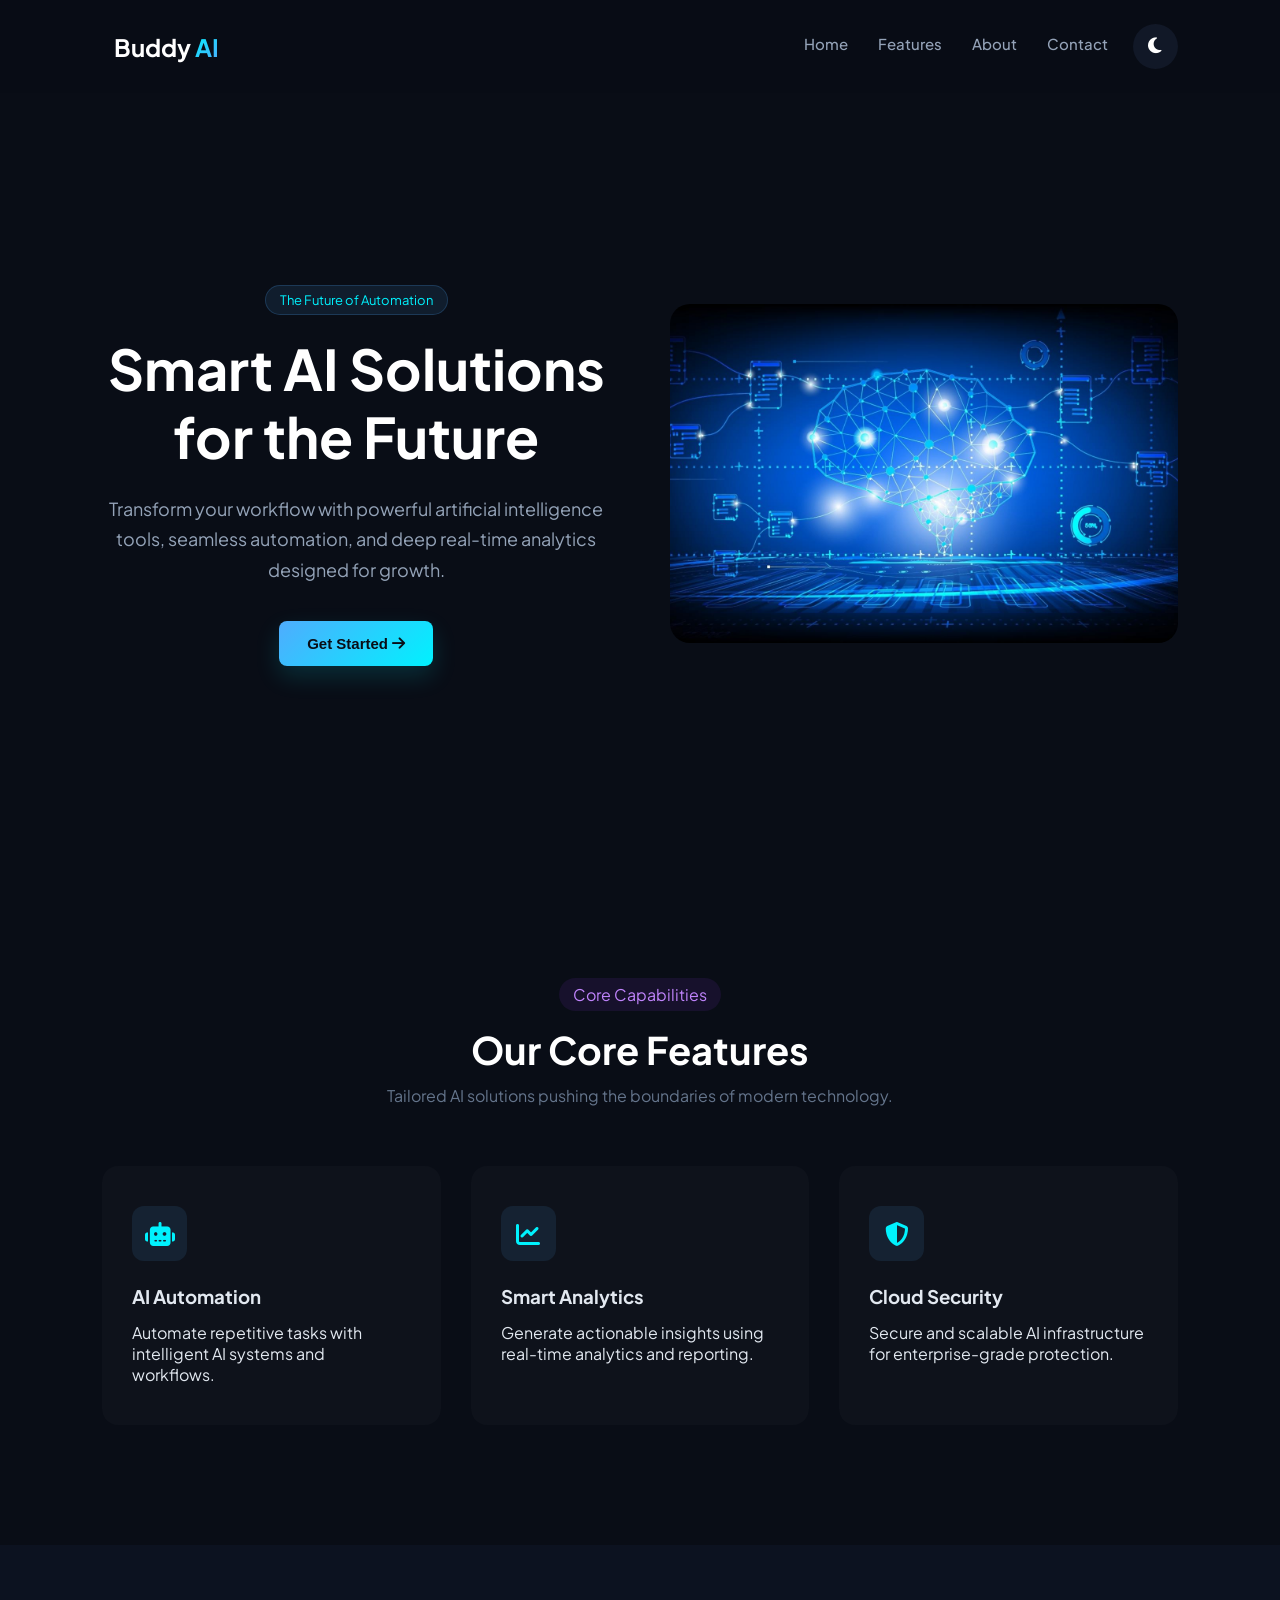
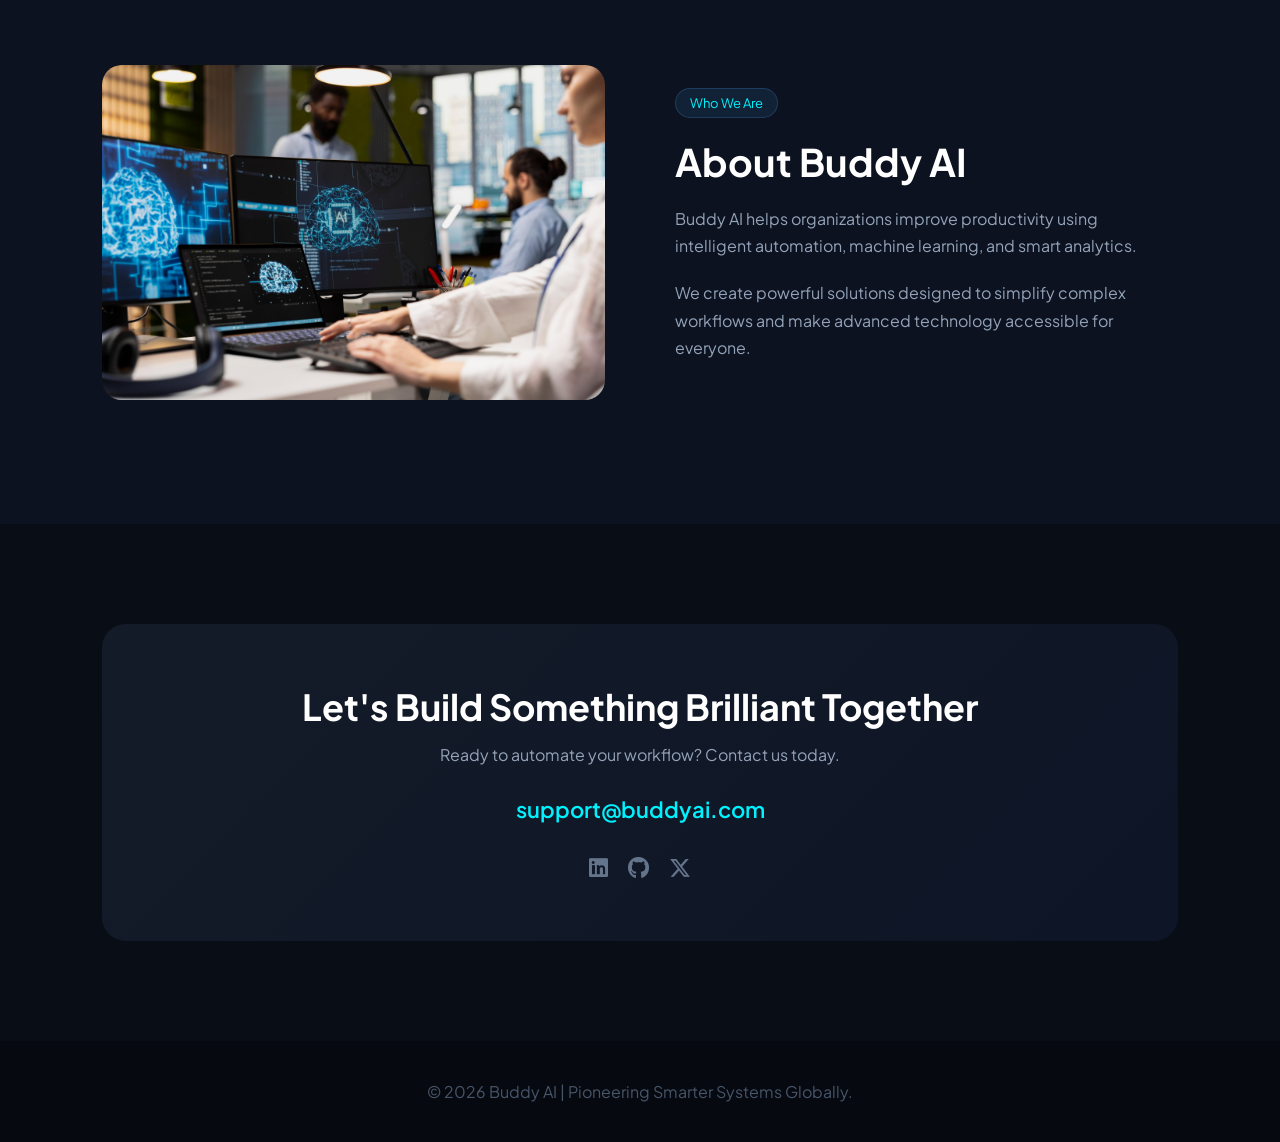
<file: WebDev-L1-LandingPage/index.html>
<!DOCTYPE html>
<html lang="en">

<head>

    <meta charset="UTF-8">
    <meta name="viewport" content="width=device-width, initial-scale=1.0">

    <title>Buddy AI - Next Gen AI Solutions</title>

    <!-- Google Fonts -->
    <link rel="preconnect" href="https://fonts.googleapis.com">

    <link href="https://fonts.googleapis.com/css2?family=Plus+Jakarta+Sans:wght@300;400;500;600;700&display=swap" rel="stylesheet">

    <!-- Font Awesome -->
    <link rel="stylesheet" href="https://cdnjs.cloudflare.com/ajax/libs/font-awesome/6.5.1/css/all.min.css">

    <!-- CSS -->
    <link rel="stylesheet" href="style.css">

</head>

<body>

    <!-- Navbar -->

    <header>

        <nav class="navbar">

            <h2 class="logo">

                <i class="fa-solid fa-brain-circuit logo-icon"></i>

                Buddy <span class="accent-text">AI</span>

            </h2>

            <div class="nav-right">

                <ul class="nav-links">

                    <li><a href="#home">Home</a></li>
                    <li><a href="#features">Features</a></li>
                    <li><a href="#about">About</a></li>
                    <li><a href="#contact">Contact</a></li>

                </ul>

                <!-- Theme Toggle Button -->

                <button id="theme-toggle">

                    <i class="fa-solid fa-moon"></i>

                </button>

            </div>

        </nav>

    </header>

    <!-- Hero Section -->

    <section class="hero" id="home">

        <div class="hero-container">

            <div class="hero-content">

                <span class="badge">The Future of Automation</span>

                <h1>Smart AI Solutions for the Future</h1>

                <p>
                    Transform your workflow with powerful artificial intelligence tools,
                    seamless automation, and deep real-time analytics designed for growth.
                </p>

                <div class="hero-buttons">

                    <button class="btn btn-primary">

                        Get Started

                        <i class="fa-solid fa-arrow-right"></i>

                    </button>

                </div>

            </div>

            <div class="hero-image">

                <img src="images/hero.jpg" alt="AI Technology">

            </div>

        </div>

    </section>

    <!-- Features -->

    <section class="features" id="features">

        <div class="section-header">

            <span class="badge-center">Core Capabilities</span>

            <h2>Our Core Features</h2>

            <p>
                Tailored AI solutions pushing the boundaries of modern technology.
            </p>

        </div>

        <div class="feature-container">

            <div class="feature-card">

                <div class="icon-box">

                    <i class="fa-solid fa-robot"></i>

                </div>

                <h3>AI Automation</h3>

                <p>
                    Automate repetitive tasks with intelligent AI systems and workflows.
                </p>

            </div>

            <div class="feature-card">

                <div class="icon-box">

                    <i class="fa-solid fa-chart-line"></i>

                </div>

                <h3>Smart Analytics</h3>

                <p>
                    Generate actionable insights using real-time analytics and reporting.
                </p>

            </div>

            <div class="feature-card">

                <div class="icon-box">

                    <i class="fa-solid fa-shield-halved"></i>

                </div>

                <h3>Cloud Security</h3>

                <p>
                    Secure and scalable AI infrastructure for enterprise-grade protection.
                </p>

            </div>

        </div>

    </section>

    <!-- About -->

    <section class="about" id="about">

        <div class="about-container">

            <div class="about-image">

                <img src="images/about.jpg" alt="AI Workspace">

            </div>

            <div class="about-content">

                <span class="badge">Who We Are</span>

                <h2>About Buddy AI</h2>

                <p>
                    Buddy AI helps organizations improve productivity using intelligent
                    automation, machine learning, and smart analytics.
                </p>

                <p>
                    We create powerful solutions designed to simplify complex workflows
                    and make advanced technology accessible for everyone.
                </p>

            </div>

        </div>

    </section>

    <!-- Contact -->

    <section class="contact" id="contact">

        <div class="contact-card">

            <h2>Let's Build Something Brilliant Together</h2>

            <p>
                Ready to automate your workflow? Contact us today.
            </p>

            <a href="mailto:support@buddyai.com" class="email-link">

                support@buddyai.com

            </a>

            <div class="social-icons">

                <a href="#"><i class="fa-brands fa-linkedin"></i></a>

                <a href="#"><i class="fa-brands fa-github"></i></a>

                <a href="#"><i class="fa-brands fa-x-twitter"></i></a>

            </div>

        </div>

    </section>

    <!-- Footer -->

    <footer>

        <p>
            © 2026 Buddy AI | Pioneering Smarter Systems Globally.
        </p>

    </footer>

    <!-- JavaScript -->

    <script>

        const toggleBtn = document.getElementById("theme-toggle");

        toggleBtn.addEventListener("click", () => {

            document.body.classList.toggle("light-mode");

            if(document.body.classList.contains("light-mode")){

                toggleBtn.innerHTML = '<i class="fa-solid fa-sun"></i>';

            }

            else{

                toggleBtn.innerHTML = '<i class="fa-solid fa-moon"></i>';

            }

        });

    </script>

</body>

</html>
</file>
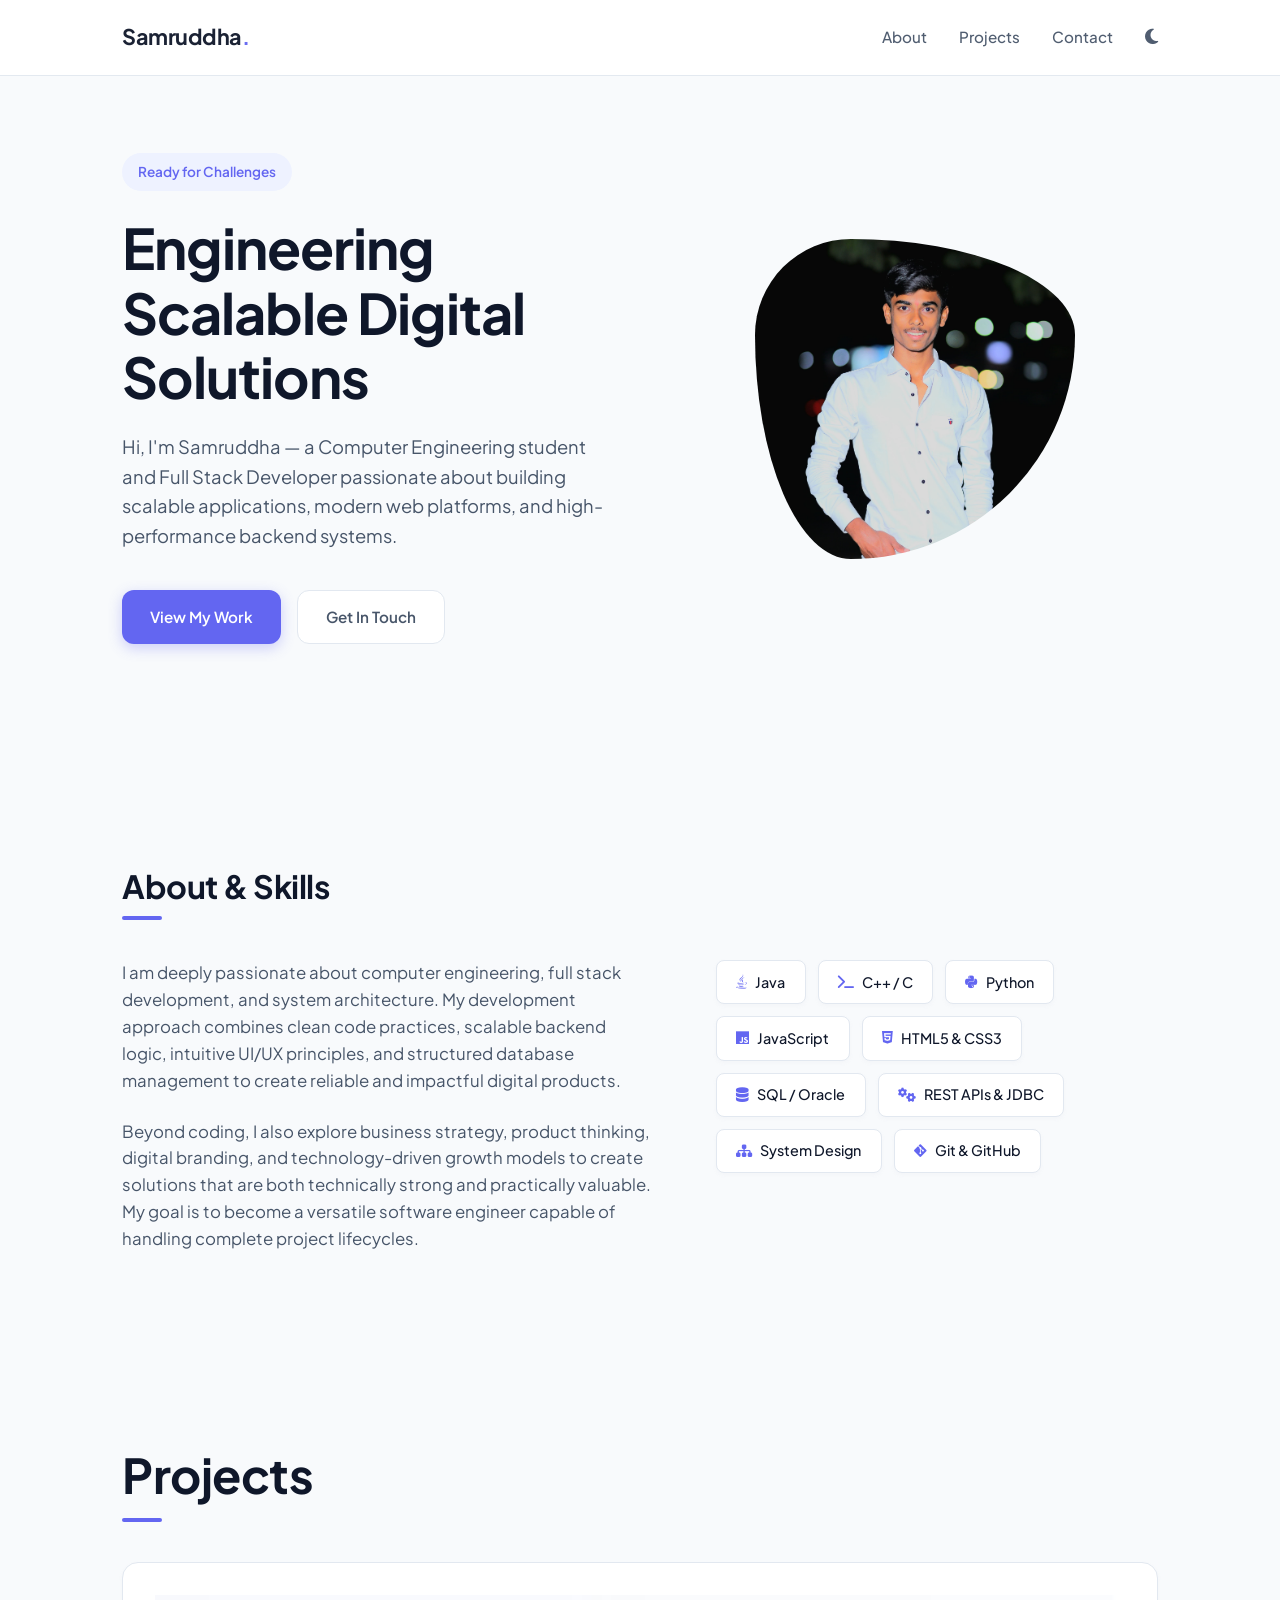
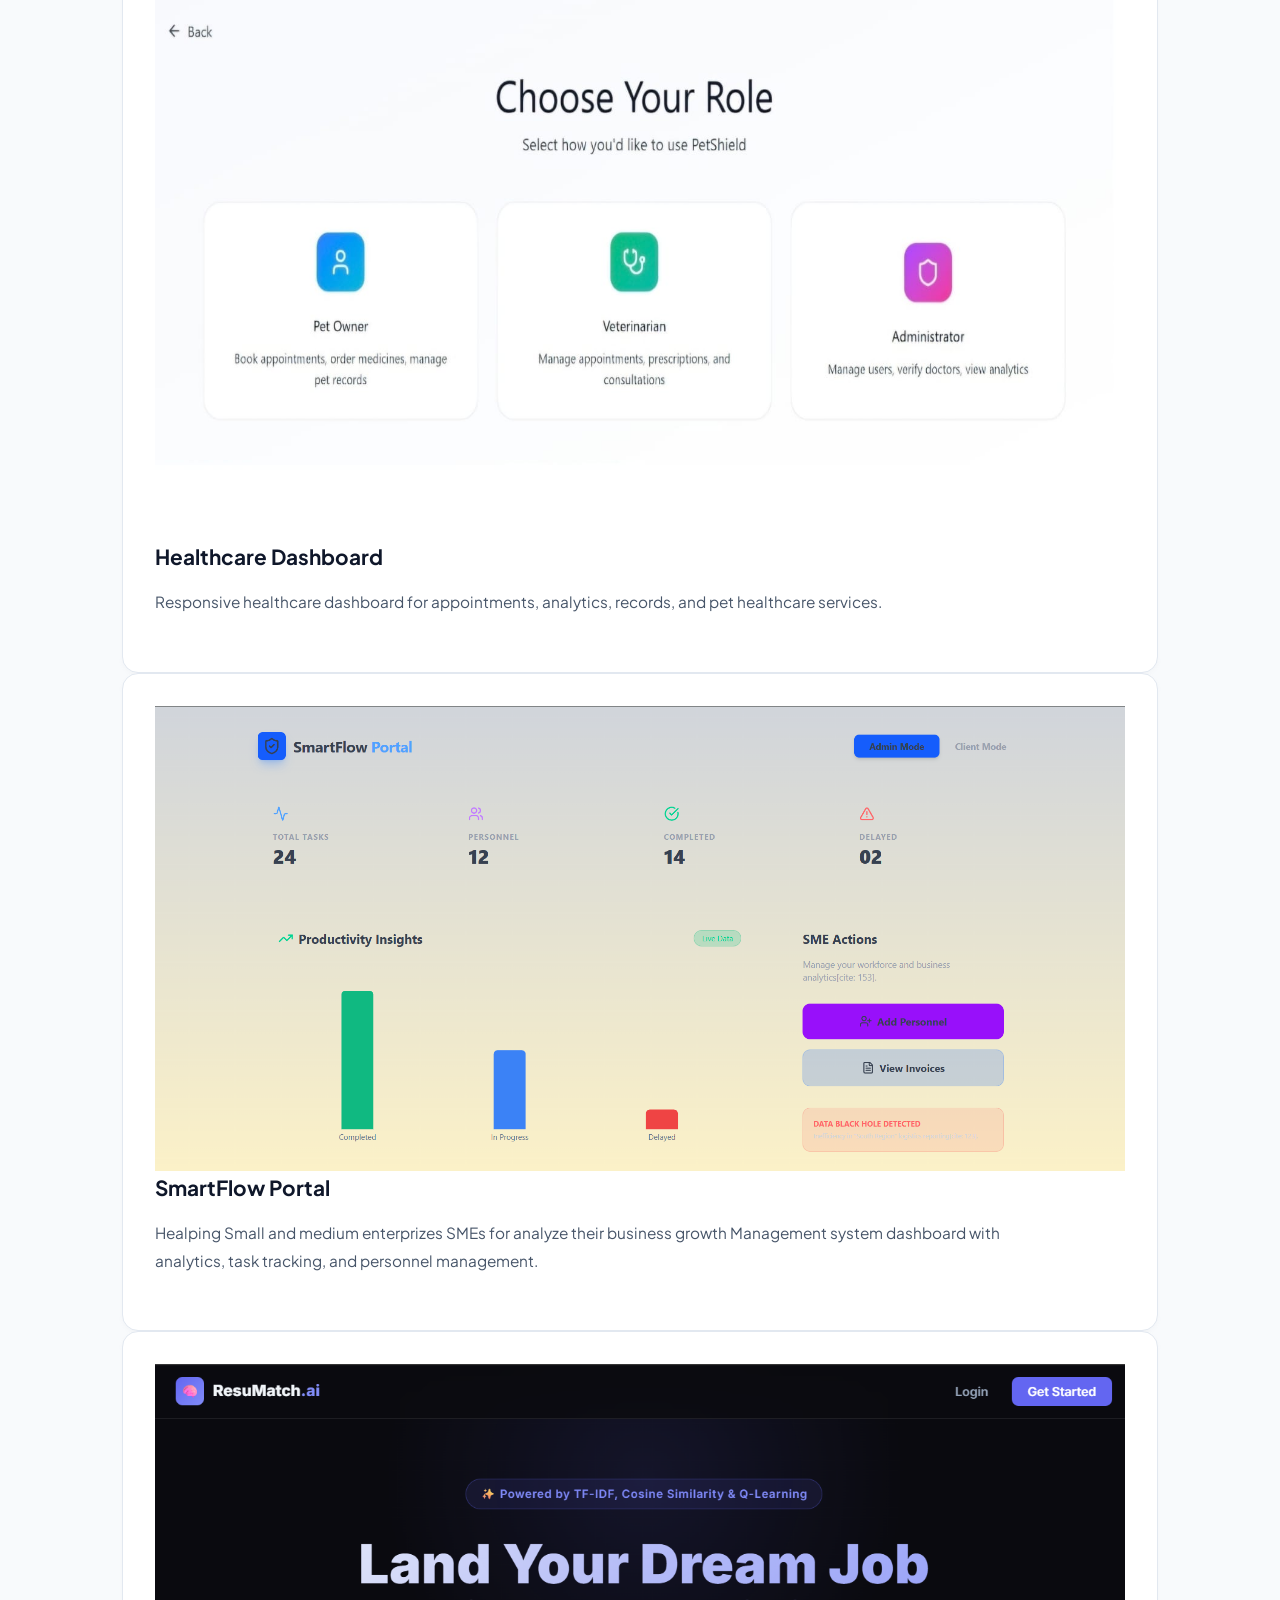
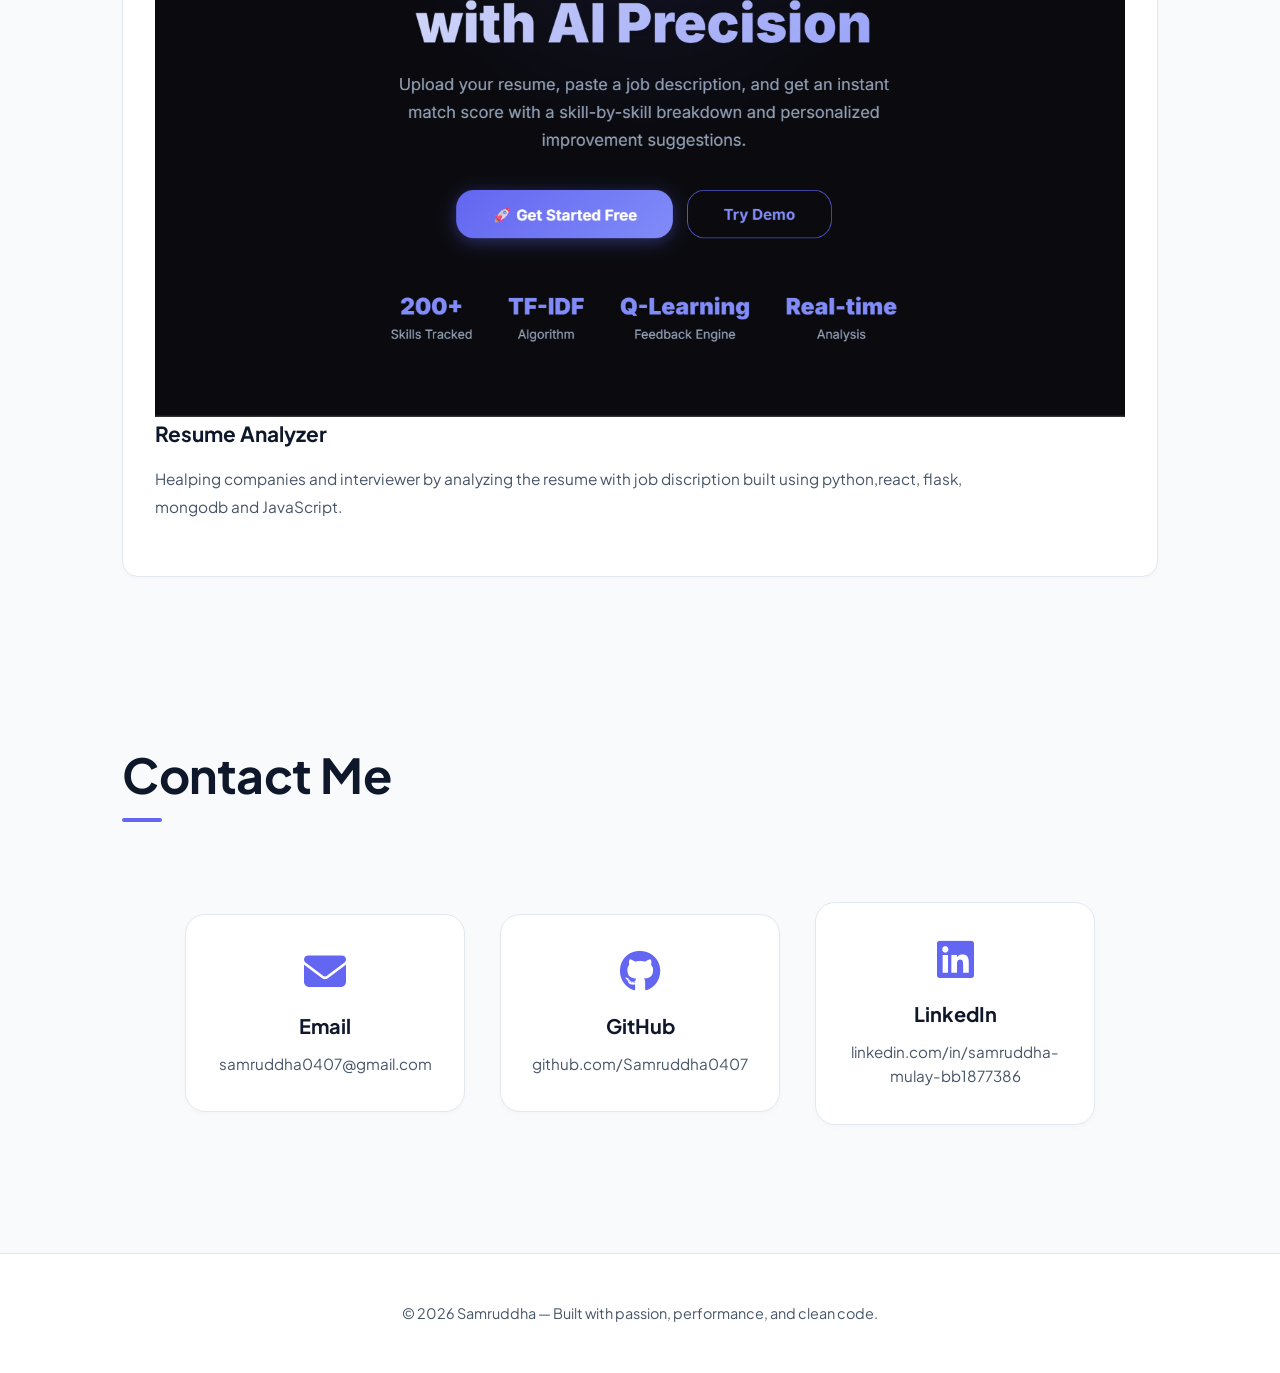
<file: WebDev-L1-Portfolio/index.html>
<!DOCTYPE html>
<html lang="en">
<head>
    <meta charset="UTF-8">
    <meta name="viewport" content="width=device-width, initial-scale=1.0">
    <title>Samruddha | Portfolio</title>
    <link href="https://fonts.googleapis.com/css2?family=Plus+Jakarta+Sans:wght=300;400;500;600;700&display=swap" rel="stylesheet">
    <link rel="stylesheet" href="https://cdnjs.cloudflare.com/ajax/libs/font-awesome/6.4.0/css/all.min.css">
    <link rel="stylesheet" href="style.css">
</head>
<body>

    <header>
        <div class="nav-container">
            <a href="#" class="logo">Samruddha<span>.</span></a>
            <ul class="nav-links">
                <li><a href="#about">About</a></li>
                <li><a href="#projects">Projects</a></li>
                <li><a href="#contact">Contact</a></li>
                <li>
                    <button id="theme-toggle" class="theme-btn" aria-label="Toggle Dark Mode">
                        <i class="fa-solid fa-moon"></i>
                    </button>
                </li>
            </ul>
        </div>
    </header>

    <section id="hero" class="hero">
        <div class="hero-content">
            <span class="hero-badge">Ready for Challenges</span>
            <h1>Engineering Scalable Digital Solutions</h1>
            <p>Hi, I'm Samruddha — a Computer Engineering student and Full Stack Developer passionate about building scalable applications, modern web platforms, and high-performance backend systems.</p>
            <div class="hero-btns">
                <a href="#projects" class="btn btn-primary">View My Work</a>
                <a href="#contact" class="btn btn-secondary">Get In Touch</a>
            </div>
        </div>
        <div class="hero-illustration">
            <div class="avatar-box">
                <img src="images/profile-sample.jpg"
                    alt="Profile photo " class="profile-img">
            </div>
        </div>
    </section>

    <section id="about">
        <h2 class="section-title">About & Skills</h2>
        <div class="about-grid">
            <div class="about-text">
                <p>I am deeply passionate about computer engineering, full stack development, and system architecture. My development approach combines clean code practices, scalable backend logic, intuitive UI/UX principles, and structured database management to create reliable and impactful digital products.</p>
                <p>Beyond coding, I also explore business strategy, product thinking, digital branding, and technology-driven growth models to create solutions that are both technically strong and practically valuable. My goal is to become a versatile software engineer capable of handling complete project lifecycles.</p>
            </div>
            <div class="skills-container">
                <div class="skill-badge"><i class="fa-brands fa-java"></i> Java</div>
                <div class="skill-badge"><i class="fa-solid fa-terminal"></i> C++ / C</div>
                <div class="skill-badge"><i class="fa-brands fa-python"></i> Python</div>
                <div class="skill-badge"><i class="fa-brands fa-js"></i> JavaScript</div>
                <div class="skill-badge"><i class="fa-brands fa-html5"></i> HTML5 & CSS3</div>
                <div class="skill-badge"><i class="fa-solid fa-database"></i> SQL / Oracle</div>
                <div class="skill-badge"><i class="fa-solid fa-gears"></i> REST APIs & JDBC</div>
                <div class="skill-badge"><i class="fa-solid fa-sitemap"></i> System Design</div>
                <div class="skill-badge"><i class="fa-brands fa-git-alt"></i> Git & GitHub</div>
            </div>
        </div>
    </section>

    
  <!-- PROJECTS -->
    <section class="projects" id="projects">

        <div class="section-title">
            <h2>Projects</h2>
        </div>

        <div class="project-container">

            <!-- PROJECT 1 -->
            <div class="project-card">

                <img
                    src="images/healthcare-dashboard.png"
                    alt="Healthcare Dashboard"
                >

                <div class="project-content">

                    <h3>Healthcare Dashboard</h3>

                    <p>
                        Responsive healthcare dashboard for
                        appointments, analytics, records,
                        and pet healthcare services.
                    </p>

                </div>

            </div>

            <!-- PROJECT 2 -->
            <div class="project-card">

                <img
                    src="images/smartflow-portal.png"
                    alt="SmartFlow Portal"
                >

                <div class="project-content">

                    <h3>SmartFlow Portal</h3>

                    <p>
                       Healping Small and medium enterprizes SMEs for analyze their business growth
                        Management system dashboard with
                        analytics, task tracking, and
                        personnel management.
                    </p>

                </div>

            </div>

            <!-- PROJECT 3 -->
            <div class="project-card">

                <img
                    src="images/project4.png"
                    alt="Full stack application"
                >

                <div class="project-content">

                    <h3> Resume Analyzer </h3>

                    <p>
                        Healping companies and interviewer by analyzing the resume with job discription 
                        built using python,react, flask, mongodb and JavaScript.
                    </p>

                </div>

            </div>

        </div>

    </section>


   <!-- CONTACT -->
<section class="contact" id="contact">

    <div class="section-title">
        <h2>Contact Me</h2>
    </div>

    <div class="contact-container">

        <!-- EMAIL -->

        <div class="contact-card">

            <a href="mailto:samruddha0407@gmail.com" class="contact-link">

                <i class="fa-solid fa-envelope"></i>

            </a>

            <h4>Email</h4>

            <p>samruddha0407@gmail.com</p>

        </div>

        <!-- GITHUB -->

        <div class="contact-card">

            <a
                href="https://github.com/Samruddha0407"
                target="_blank"
                class="contact-link"
            >

                <i class="fa-brands fa-github"></i>

            </a>

            <h4>GitHub</h4>

            <p>github.com/Samruddha0407</p>

        </div>

        <!-- LINKEDIN -->

        <div class="contact-card">

            <a
                href="https://linkedin.com/in/samruddha-mulay-bb1877386"
                target="_blank"
                class="contact-link"
            >

                <i class="fa-brands fa-linkedin"></i>

            </a>

            <h4>LinkedIn</h4>

            <p>linkedin.com/in/samruddha-mulay-bb1877386</p>

        </div>

    </div>

</section>

    <footer>
        <p>&copy; 2026 Samruddha — Built with passion, performance, and clean code.</p>
    </footer>

    <script src="script.js"></script>
</body>
</html>
</file>
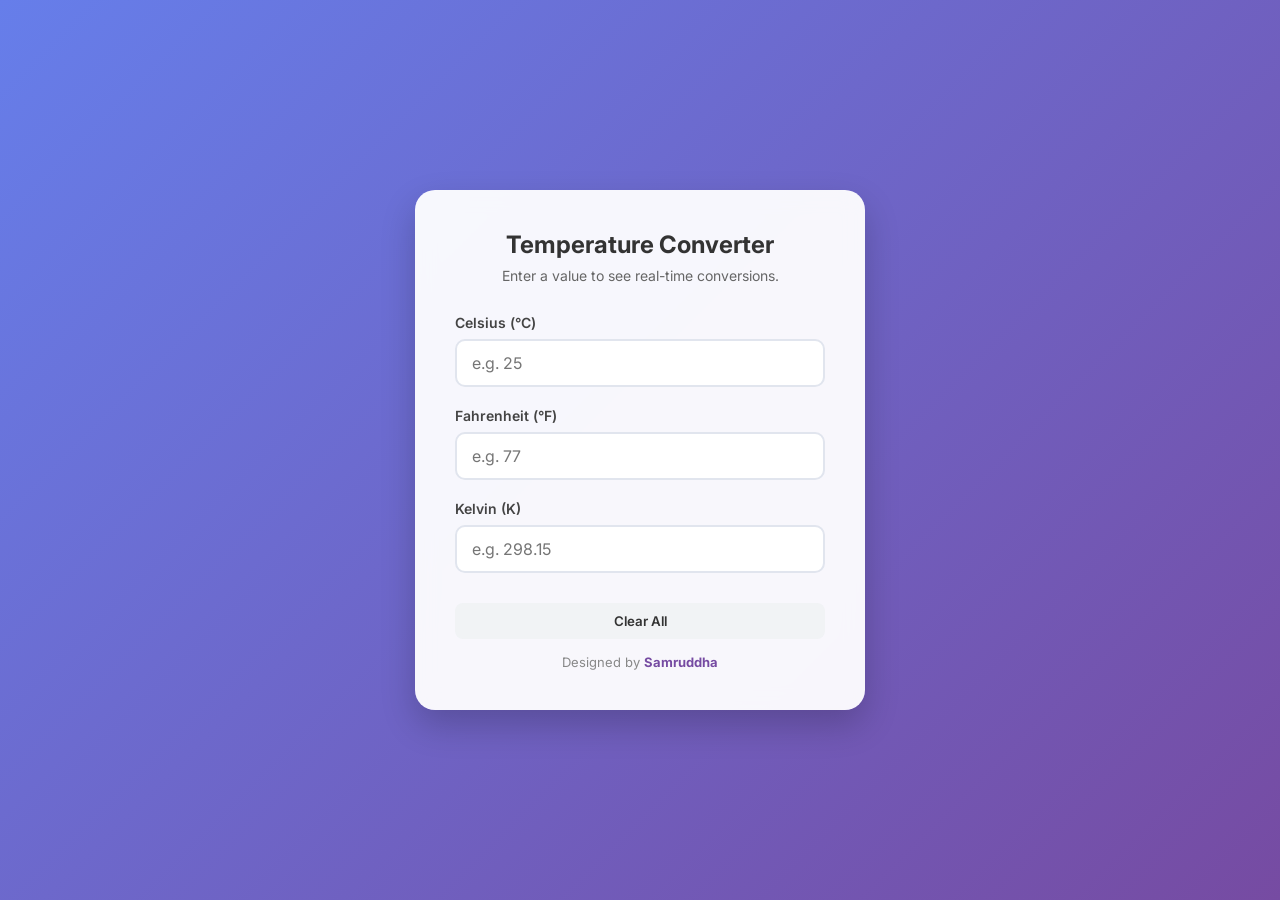
<file: WebDev-L1-TemperatureConverter/index.html>
<!DOCTYPE html>
<html lang="en">
<head>
    <meta charset="UTF-8">
    <meta name="viewport" content="width=device-width, initial-scale=1.0">
    <meta name="author" content="Samruddha">
    <title>Temperature Converter</title>
    <link rel="stylesheet" href="style.css">
    <link href="https://fonts.googleapis.com/css2?family=Inter:wght@400;600&display=swap" rel="stylesheet">
</head>
<body>
    <div class="converter-card">
        <div class="header">
            <h1>Temperature Converter</h1>
            <p>Enter a value to see real-time conversions.</p>
        </div>
        
        <div class="input-container">
            <div class="input-group">
                <label for="celsius">Celsius (°C)</label>
                <input type="number" id="celsius" placeholder="e.g. 25">
            </div>
            
            <div class="input-group">
                <label for="fahrenheit">Fahrenheit (°F)</label>
                <input type="number" id="fahrenheit" placeholder="e.g. 77">
            </div>
            
            <div class="input-group">
                <label for="kelvin">Kelvin (K)</label>
                <input type="number" id="kelvin" placeholder="e.g. 298.15">
            </div>
        </div>
        
        <div class="footer">
            <button id="clear-btn">Clear All</button>
            <p class="author-credit">Designed by <strong>Samruddha</strong></p>
        </div>
    </div>

    <script src="script.js"></script>
</body>
</html>
</file>
<file: WebDev-L1-LandingPage/style.css>
html{
    scroll-behavior:smooth;
}

*{
    margin:0;
    padding:0;
    box-sizing:border-box;
}

body{
    font-family:'Plus Jakarta Sans', sans-serif;
    background:#090d16;
    color:#e2e8f0;
    overflow-x:hidden;
    transition:0.4s;
}

/* LIGHT MODE */

body.light-mode{
    background:#f5f7fb;
    color:#111827;
}

body.light-mode .navbar{
    background:white;
}

body.light-mode .hero,
body.light-mode .features,
body.light-mode .contact{
    background:#f5f7fb;
}

body.light-mode .about{
    background:#ffffff;
}

body.light-mode .feature-card,
body.light-mode .contact-card{
    background:white;
    border:1px solid #dbeafe;
}

body.light-mode .hero-content h1,
body.light-mode .section-header h2,
body.light-mode .about-content h2,
body.light-mode .contact-card h2,
body.light-mode .logo{
    color:#111827;
}

body.light-mode .feature-card p,
body.light-mode .hero-content p,
body.light-mode .about-content p,
body.light-mode .contact-card p,
body.light-mode .nav-links a{
    color:#475569;
}

/* Logo */

.logo-icon{
    margin-right:8px;
}

.accent-text{
    background:linear-gradient(135deg,#00f2fe 0%,#4facfe 100%);
    -webkit-background-clip:text;
    -webkit-text-fill-color:transparent;
}

/* Navbar */

.navbar{
    display:flex;
    justify-content:space-between;
    align-items:center;
    padding:24px 8%;
    position:sticky;
    top:0;
    background:rgba(9,13,22,0.9);
    backdrop-filter:blur(12px);
    z-index:1000;
}

.logo{
    font-size:24px;
    font-weight:700;
    color:white;
}

.nav-right{
    display:flex;
    align-items:center;
    gap:25px;
}

.nav-links{
    display:flex;
    list-style:none;
    gap:30px;
}

.nav-links a{
    text-decoration:none;
    color:#94a3b8;
    font-size:15px;
    font-weight:500;
    transition:0.3s;
}

.nav-links a:hover{
    color:#00f2fe;
}

.nav-links a::after{
    content:'';
    width:0%;
    height:2px;
    background:#00f2fe;
    display:block;
    margin-top:5px;
    transition:0.3s;
}

.nav-links a:hover::after{
    width:100%;
}

/* Theme Button */

#theme-toggle{
    width:45px;
    height:45px;
    border:none;
    border-radius:50%;
    cursor:pointer;
    font-size:18px;
    background:#111827;
    color:white;
    transition:0.3s;
}

#theme-toggle:hover{
    transform:scale(1.1);
}

body.light-mode #theme-toggle{
    background:#dbeafe;
    color:#111827;
}

/* Hero */

.hero{
    min-height:85vh;
    display:flex;
    align-items:center;
    padding:60px 8%;
}

.hero-container{
    display:grid;
    grid-template-columns:1fr 1fr;
    gap:60px;
    align-items:center;
}

.hero-content{
    text-align:center;
}

.badge{
    display:inline-block;
    padding:6px 14px;
    border-radius:20px;
    background:rgba(79,172,254,0.1);
    border:1px solid rgba(79,172,254,0.2);
    color:#00f2fe;
    margin-bottom:20px;
    font-size:13px;
}

.hero-content h1{
    font-size:56px;
    margin-bottom:24px;
    line-height:1.2;
    color:white;
}

.hero-content p{
    font-size:18px;
    line-height:1.7;
    margin-bottom:35px;
    color:#94a3b8;
}

.hero-buttons{
    display:flex;
    justify-content:center;
}

.btn{
    padding:14px 28px;
    border-radius:8px;
    font-size:15px;
    font-weight:600;
    cursor:pointer;
    border:none;
}

.btn-primary{
    background:linear-gradient(135deg,#4facfe 0%,#00f2fe 100%);
    color:#090d16;
    box-shadow:0 10px 25px rgba(0,242,254,0.15);
    transition:0.3s;
}

.btn-primary:hover{
    transform:translateY(-2px);
    box-shadow:0 15px 35px rgba(0,242,254,0.35);
}

.hero-image img{
    width:100%;
    border-radius:20px;
}

/* Features */

.features{
    padding:120px 8%;
}

.section-header{
    text-align:center;
    margin-bottom:60px;
}

.badge-center{
    display:inline-block;
    padding:6px 14px;
    border-radius:20px;
    background:rgba(147,51,234,0.1);
    color:#c084fc;
    margin-bottom:15px;
}

.section-header h2{
    font-size:38px;
    margin-bottom:12px;
    color:white;
}

.section-header p{
    color:#64748b;
}

.feature-container{
    display:grid;
    grid-template-columns:repeat(auto-fit,minmax(300px,1fr));
    gap:30px;
}

.feature-card{
    background:rgba(255,255,255,0.02);
    padding:40px 30px;
    border-radius:16px;
    transition:0.3s;
}

.feature-card:hover{
    transform:translateY(-8px);
}

.icon-box{
    width:55px;
    height:55px;
    background:rgba(79,172,254,0.1);
    border-radius:12px;
    display:flex;
    align-items:center;
    justify-content:center;
    margin-bottom:24px;
}

.icon-box i{
    color:#00f2fe;
    font-size:24px;
}

.feature-card h3{
    margin-bottom:14px;
}

/* About */

.about{
    padding:120px 8%;
    background:#0c1220;
}

.about-container{
    display:grid;
    grid-template-columns:1fr 1fr;
    gap:70px;
    align-items:center;
}

.about-image img{
    width:100%;
    border-radius:20px;
}

.about-content h2{
    font-size:38px;
    margin-bottom:20px;
    color:white;
}

.about-content p{
    line-height:1.7;
    margin-bottom:20px;
    color:#94a3b8;
}

/* Contact */

.contact{
    padding:100px 8%;
}

.contact-card{
    background:linear-gradient(135deg, rgba(30,41,59,0.5), rgba(15,23,42,0.8));
    padding:60px 40px;
    border-radius:24px;
    text-align:center;
}

.contact-card h2{
    font-size:36px;
    margin-bottom:15px;
    color:white;
}

.contact-card p{
    margin-bottom:30px;
    color:#94a3b8;
}

.email-link{
    color:#00f2fe;
    text-decoration:none;
    font-size:22px;
    font-weight:600;
}

.social-icons{
    display:flex;
    justify-content:center;
    gap:20px;
    margin-top:30px;
}

.social-icons a{
    color:#64748b;
    font-size:22px;
    transition:0.3s;
}

.social-icons a:hover{
    color:white;
}

/* Footer */

footer{
    text-align:center;
    padding:40px;
    background:#060910;
    color:#475569;
}

/* Responsive */

@media screen and (max-width:992px){

    .hero-container,
    .about-container{
        grid-template-columns:1fr;
    }

    .hero-content h1{
        font-size:42px;
    }

}

@media screen and (max-width:768px){

    .navbar{
        flex-direction:column;
        gap:20px;
    }

    .nav-right{
        flex-direction:column;
    }

    .nav-links{
        gap:20px;
    }

    .hero-content h1{
        font-size:36px;
    }

}
</file>
<file: WebDev-L1-Portfolio/style.css>
:root {
    /* Light Theme Variables */
    --bg-main: #F8FAFC;
    --bg-card: #FFFFFF;
    --text-primary: #0F172A;
    --text-secondary: #475569;
    --accent: #6366F1;
    --accent-light: #EEF2FF;
    --border-color: #E2E8F0;
    --shadow-sm: 0 2px 4px rgba(148, 163, 184, 0.05);
    --shadow-md: 0 10px 25px -5px rgba(148, 163, 184, 0.1), 0 8px 10px -6px rgba(148, 163, 184, 0.1);
}

/* Dark Theme Variables */
[data-theme="dark"] {
    --bg-main: #0F172A;
    --bg-card: #1E293B;
    --text-primary: #F8FAFC;
    --text-secondary: #94A3B8;
    --accent: #818CF8;
    --accent-light: #312E81;
    --border-color: #334155;
    --shadow-sm: 0 2px 4px rgba(0, 0, 0, 0.3);
    --shadow-md: 0 10px 25px -5px rgba(0, 0, 0, 0.4), 0 8px 10px -6px rgba(0, 0, 0, 0.4);
}

* {
    margin: 0;
    padding: 0;
    box-sizing: border-box;
    font-family: 'Plus Jakarta Sans', sans-serif;
    scroll-behavior: smooth;
}

/* Added transition for smooth Dark Mode toggle */
body {
    background-color: var(--bg-main);
    color: var(--text-primary);
    line-height: 1.6;
    transition: background-color 0.3s ease, color 0.3s ease;
}

header {
    position: fixed;
    top: 0;
    left: 0;
    width: 100%;
    background: var(--bg-card);
    opacity: 0.95;
    backdrop-filter: blur(12px);
    border-bottom: 1px solid var(--border-color);
    z-index: 1000;
    transition: background-color 0.3s ease, border-color 0.3s ease;
}

.nav-container {
    max-width: 1100px;
    margin: 0 auto;
    padding: 1.25rem 2rem;
    display: flex;
    justify-content: space-between;
    align-items: center;
}

.logo {
    font-size: 1.35rem;
    font-weight: 700;
    color: var(--text-primary);
    text-decoration: none;
    letter-spacing: -0.5px;
}

.logo span {
    color: var(--accent);
}

.nav-links {
    display: flex;
    align-items: center;
    gap: 2rem;
    list-style: none;
}

.nav-links a {
    text-decoration: none;
    color: var(--text-secondary);
    font-weight: 500;
    font-size: 0.95rem;
    transition: color 0.2s ease;
}

.nav-links a:hover {
    color: var(--accent);
}

/* Theme Toggle Button */
.theme-btn {
    background: none;
    border: none;
    color: var(--text-secondary);
    font-size: 1.1rem;
    cursor: pointer;
    transition: color 0.2s ease, transform 0.2s ease;
    display: flex;
    align-items: center;
    justify-content: center;
}

.theme-btn:hover {
    color: var(--accent);
    transform: scale(1.1);
}

section {
    max-width: 1100px;
    margin: 0 auto;
    padding: 6rem 2rem 4rem 2rem;
}

.hero {
    display: flex;
    align-items: center;
    justify-content: space-between;
    min-height: 85vh;
    gap: 4rem;
}

.hero-content {
    flex: 1;
}

.hero-badge {
    display: inline-block;
    background: var(--accent-light);
    color: var(--accent);
    padding: 0.5rem 1rem;
    border-radius: 2rem;
    font-size: 0.85rem;
    font-weight: 600;
    margin-bottom: 1.5rem;
}

.hero-content h1 {
    font-size: 3.5rem;
    font-weight: 700;
    line-height: 1.15;
    margin-bottom: 1.5rem;
    letter-spacing: -1px;
}

.hero-content p {
    color: var(--text-secondary);
    font-size: 1.15rem;
    margin-bottom: 2.5rem;
    max-width: 540px;
}

.hero-btns {
    display: flex;
    gap: 1rem;
}

.btn {
    display: inline-flex;
    align-items: center;
    gap: 0.5rem;
    padding: 0.85rem 1.75rem;
    border-radius: 0.75rem;
    font-size: 0.95rem;
    font-weight: 600;
    text-decoration: none;
    transition: all 0.2s ease;
}

.btn-primary {
    background: var(--accent);
    color: white;
    box-shadow: 0 4px 14px rgba(99, 102, 241, 0.3);
}

.btn-primary:hover {
    background: #4f46e5;
    transform: translateY(-2px);
}

.btn-secondary {
    background: var(--bg-card);
    color: var(--text-secondary);
    border: 1px solid var(--border-color);
}

.btn-secondary:hover {
    background: var(--accent-light);
    color: var(--accent);
    border-color: transparent;
}

.hero-illustration {
    flex: 1;
    display: flex;
    justify-content: center;
    align-items: center;
}

.avatar-box {
    position: relative;
    width: 320px;
    height: 320px;
    background: linear-gradient(135deg, var(--accent-light) 0%, var(--border-color) 100%);
    border-radius: 30% 70% 70% 30% / 30% 30% 70% 70%;
    animation: morph 8s ease-in-out infinite alternate;
    display: flex;
    justify-content: center;
    align-items: center;
    overflow: hidden; /* Added to keep image inside the morphing shape */
}

/* Added styling for Hero Image */
.profile-img {
    width: 100%;
    height: 100%;
    object-fit: cover;
}

@keyframes morph {
    0% { border-radius: 30% 70% 70% 30% / 30% 30% 70% 70%; }
    100% { border-radius: 70% 30% 30% 70% / 70% 75% 25% 30%; }
}

.section-title {
    font-size: 2rem;
    font-weight: 700;
    margin-bottom: 3rem;
    position: relative;
    display: inline-block;
    letter-spacing: -0.5px;
}

.section-title::after {
    content: '';
    position: absolute;
    bottom: -8px;
    left: 0;
    width: 40px;
    height: 4px;
    background: var(--accent);
    border-radius: 2px;
}

.about-grid {
    display: grid;
    grid-template-columns: 1.2fr 1fr;
    gap: 4rem;
}

.about-text p {
    color: var(--text-secondary);
    margin-bottom: 1.5rem;
    font-size: 1.05rem;
}

.skills-container {
    display: flex;
    flex-wrap: wrap;
    gap: 0.75rem;
    align-content: flex-start;
}

.skill-badge {
    background: var(--bg-card);
    border: 1px solid var(--border-color);
    padding: 0.6rem 1.2rem;
    border-radius: 0.5rem;
    font-size: 0.9rem;
    font-weight: 500;
    display: flex;
    align-items: center;
    gap: 0.5rem;
    box-shadow: var(--shadow-sm);
    transition: background-color 0.3s ease, border-color 0.3s ease, color 0.3s ease;
}

.skill-badge i {
    color: var(--accent);
}

.projects-grid {
    display: grid;
    grid-template-columns: repeat(auto-fit, minmax(300px, 1fr));
    gap: 2rem;
}

.project-card {
    background: var(--bg-card);
    border: 1px solid var(--border-color);
    border-radius: 1rem;
    padding: 2rem;
    box-shadow: var(--shadow-sm);
    transition: all 0.3s ease;
    display: flex;
    flex-direction: column;
    justify-content: space-between;
}

.project-card:hover {
    transform: translateY(-6px);
    box-shadow: var(--shadow-md);
    border-color: rgba(99, 102, 241, 0.4);
}

/* PROJECT CONTENT */

.project-card h3 {
    font-size: 1.3rem;
    margin-bottom: 0.9rem;
    font-weight: 700;
}

.project-card p {
    color: var(--text-secondary);
    font-size: 0.96rem;
    line-height: 1.8;
    margin-bottom: 1.5rem;
    max-width: 90%;
}

/* TAGS */

.project-tags {
    display: flex;
    gap: 0.6rem;
    flex-wrap: wrap;
    justify-content: center;
    margin-bottom: 1rem;
}

.project-tags span {
    font-size: 0.75rem;
    background: var(--bg-main);
    color: var(--text-secondary);
    border: 1px solid var(--border-color);
    padding: 0.35rem 0.9rem;
    border-radius: 2rem;
    font-weight: 500;
}

.project-link {
    text-decoration: none;
    color: var(--accent);
    font-weight: 600;
    font-size: 0.9rem;
    display: inline-flex;
    align-items: center;
    gap: 0.25rem;
}

/* CONTACT ICON LINK */

.contact-link{

    text-decoration:none;

    display:inline-flex;

    align-items:center;

    justify-content:center;
}

.contact-link i{

    transition:
        transform 0.3s ease,
        color 0.3s ease;
}

.contact-link:hover i{

    transform:scale(1.15);

    color:var(--accent);
}

/* CONTACT SECTION */

.contact-container{

    display:flex;

    justify-content:center; /* center cards */

    align-items:center;

    gap:35px;

    flex-wrap:wrap;

    margin-top:40px;
}

/* CONTACT CARD */

.contact-card{

    background:var(--bg-card);

    border:1px solid var(--border-color);

    padding:35px 30px;

    border-radius:20px;

    width:280px;

    text-align:center;

    box-shadow:var(--shadow-sm);

    transition:all 0.3s ease;
}

.contact-card:hover{

    transform:translateY(-8px);

    box-shadow:var(--shadow-md);

    border-color:rgba(99,102,241,0.4);
}

/* BIGGER ICONS */

.contact-card i{

    font-size:42px; /* bigger icon */

    color:var(--accent);

    margin-bottom:18px;
}

/* TITLE */

.contact-card h4{

    font-size:1.25rem;

    margin-bottom:10px;
}

/* TEXT */

.contact-card p{

    color:var(--text-secondary);

    font-size:0.95rem;

    word-break:break-word;
}

.social-links {
    display: flex;
    justify-content: center;
    gap: 1.5rem;
}

.social-icon {
    width: 44px;
    height: 44px;
    border-radius: 50%;
    background: var(--bg-main);
    border: 1px solid var(--border-color);
    display: flex;
    align-items: center;
    justify-content: center;
    color: var(--text-secondary);
    text-decoration: none;
    font-size: 1.1rem;
    transition: all 0.2s ease;
}

.social-icon:hover {
    background: var(--accent);
    color: white;
    border-color: transparent;
    transform: translateY(-2px);
}

footer {
    text-align: center;
    padding: 3rem 2rem;
    color: var(--text-secondary);
    font-size: 0.9rem;
    border-top: 1px solid var(--border-color);
    background: var(--bg-card);
    margin-top: 4rem;
    transition: background-color 0.3s ease, border-color 0.3s ease;
}

@media (max-width: 768px) {
    .hero {
        flex-direction: column-reverse;
        text-align: center;
        padding-top: 5rem;
        gap: 2rem;
    }
    .hero-content h1 {
        font-size: 2.5rem;
    }
    .hero-content p {
        margin: 0 auto 2rem auto;
    }
    .hero-btns {
        justify-content: center;
    }
    .about-grid {
        grid-template-columns: 1fr;
        gap: 2.5rem;
    }
}
</file>
<file: WebDev-L1-TemperatureConverter/style.css>
* {
    box-sizing: border-box;
    margin: 0;
    padding: 0;
    font-family: 'Inter', sans-serif;
}

body {
    background: linear-gradient(135deg, #667eea 0%, #764ba2 100%);
    min-height: 100vh;
    display: flex;
    justify-content: center;
    align-items: center;
    padding: 20px;
}

.converter-card {
    background: rgba(255, 255, 255, 0.95);
    padding: 40px;
    border-radius: 20px;
    box-shadow: 0 15px 35px rgba(0,0,0,0.2);
    width: 100%;
    max-width: 450px;
    backdrop-filter: blur(10px);
}

.header {
    text-align: center;
    margin-bottom: 30px;
}

.header h1 {
    color: #333;
    font-size: 24px;
    margin-bottom: 8px;
}

.header p {
    color: #666;
    font-size: 14px;
}

.input-container {
    display: flex;
    flex-direction: column;
    gap: 20px;
}

.input-group {
    display: flex;
    flex-direction: column;
}

.input-group label {
    font-size: 14px;
    font-weight: 600;
    color: #444;
    margin-bottom: 8px;
}

.input-group input {
    padding: 12px 15px;
    font-size: 16px;
    border: 2px solid #e1e5ee;
    border-radius: 10px;
    outline: none;
    transition: border-color 0.3s ease;
}

.input-group input:focus {
    border-color: #667eea;
}

/* Remove default arrows from number inputs */
input[type=number]::-webkit-inner-spin-button, 
input[type=number]::-webkit-outer-spin-button { 
    -webkit-appearance: none; 
    margin: 0; 
}
input[type=number] {
    -moz-appearance: textfield;
}

.footer {
    margin-top: 30px;
    display: flex;
    flex-direction: column;
    align-items: center;
    gap: 15px;
}

#clear-btn {
    background-color: #f1f3f5;
    color: #333;
    border: none;
    padding: 10px 20px;
    border-radius: 8px;
    cursor: pointer;
    font-weight: 600;
    transition: background-color 0.3s ease;
    width: 100%;
}

#clear-btn:hover {
    background-color: #e2e6ea;
}

.author-credit {
    font-size: 13px;
    color: #888;
}

.author-credit strong {
    color: #764ba2;
}
</file>
